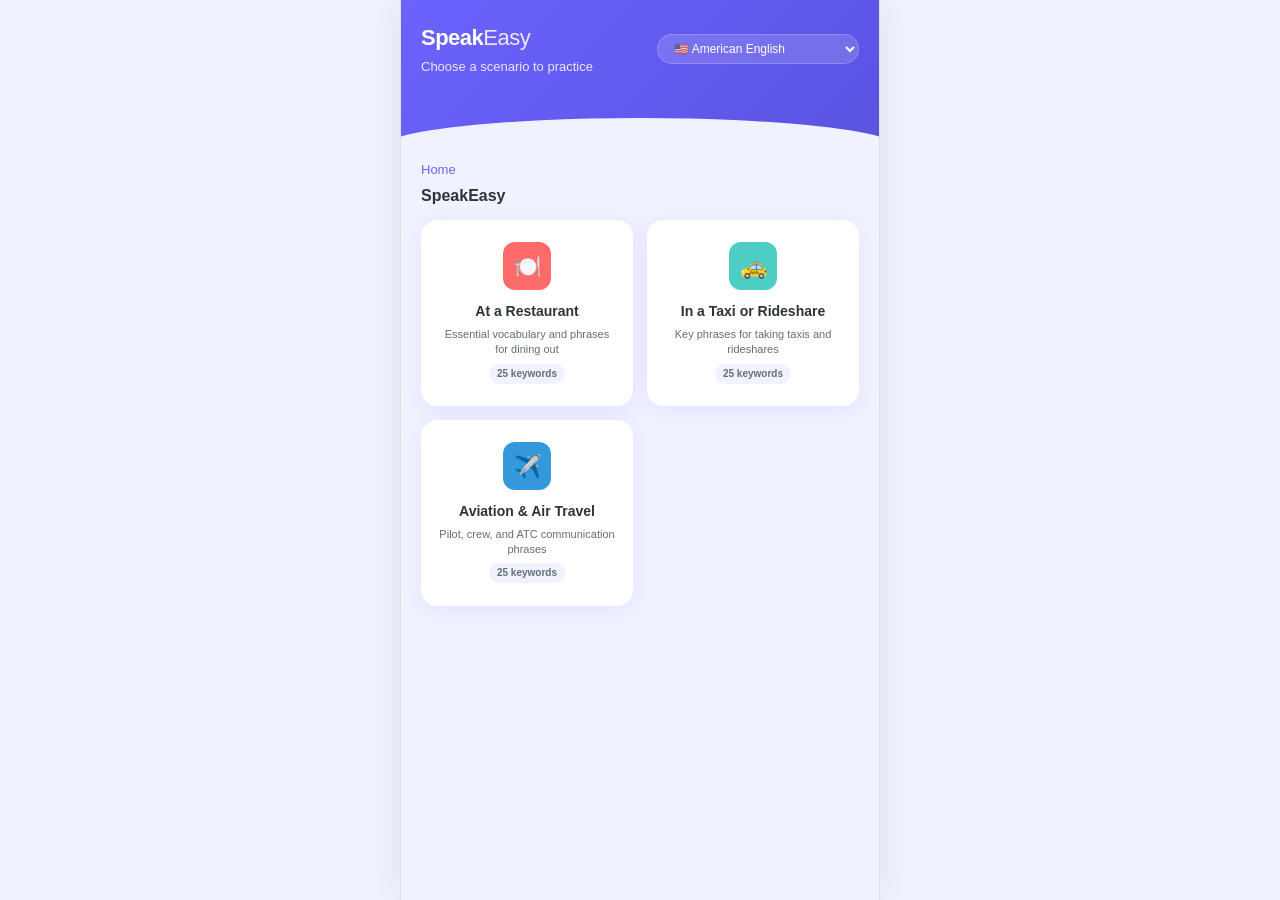
<file: speakeasy/index.html>
<!DOCTYPE html>
<html lang="en">
<head>
  <meta charset="UTF-8">
  <meta name="viewport" content="width=device-width, initial-scale=1.0, maximum-scale=1.0, user-scalable=no">
  <title>SpeakEasy — Practice English</title>
  <link rel="stylesheet" href="css/style.css">
</head>
<body>
  <div class="app-container">

    <!-- Header -->
    <header class="app-header">
      <div class="header-top">
        <div>
          <div class="logo">Speak<span>Easy</span></div>
          <div class="header-subtitle" id="headerSubtitle">Practice English in real-life scenarios</div>
        </div>
        <div class="header-controls">
          <select class="accent-selector" id="accentSelect"></select>
        </div>
      </div>
    </header>

    <!-- Breadcrumb -->
    <nav class="breadcrumb" id="breadcrumb"></nav>

    <!-- Toast -->
    <div class="toast" id="toast"></div>

    <!-- ===== SCREEN: Home ===== -->
    <section class="screen active" id="screen-home">
      <div class="content">
        <h2 class="section-title" id="headerTitle">SpeakEasy</h2>
        <div class="env-grid" id="envGrid">
          <div class="loading"><div class="spinner"></div><p>Loading environments...</p></div>
        </div>
      </div>
    </section>

    <!-- ===== SCREEN: Keywords ===== -->
    <section class="screen" id="screen-keywords">
      <div class="content">
        <button class="back-btn" onclick="App.navigate('home')">← Back to environments</button>
        <h2 class="section-title" id="keywordsTitle">Keywords</h2>
        <div class="env-description" id="envDescription"></div>
        <div class="keyword-list" id="keywordList">
          <div class="loading"><div class="spinner"></div><p>Loading keywords...</p></div>
        </div>
      </div>
    </section>

    <!-- ===== SCREEN: Statements ===== -->
    <section class="screen" id="screen-statements">
      <div class="content">
        <button class="back-btn" onclick="App.goBackToKeywords()">← Back to keywords</button>
        <h2 class="section-title" id="statementsTitle">Statements</h2>
        <p style="font-size:13px;color:var(--text-light);margin-bottom:12px">
          Practicing: <strong id="statementWord" style="color:var(--primary)"></strong>
        </p>
        <div class="statement-list" id="statementList">
          <div class="loading"><div class="spinner"></div><p>Loading statements...</p></div>
        </div>
      </div>
    </section>

    <!-- ===== SCREEN: Speaking ===== -->
    <section class="screen" id="screen-speaking">
      <div class="content">
        <button class="back-btn" onclick="App.goBackToStatements()">← Back to statements</button>
        <h2 class="section-title">Speaking Practice</h2>
        <div class="speaking-screen" id="speakingScreen">
          <div class="loading"><div class="spinner"></div><p>Loading...</p></div>
        </div>
      </div>
    </section>

  </div>

  <script src="js/audio-controller.js"></script>
  <script src="js/speech-engine.js"></script>
  <script src="js/app.js"></script>
  <script>
    // Populate accent selector from environments data
    document.addEventListener('DOMContentLoaded', function() {
      const sel = document.getElementById('accentSelect');
      const accents = [
        { id: 'american_ga', label: 'American English', flag: 'US' },
        { id: 'british_rp', label: 'British English (Standard)', flag: 'GB' },
        { id: 'british_estuary', label: 'British English (Everyday)', flag: 'GB' }
      ];
      sel.innerHTML = accents.map(a =>
        `<option value="${a.id}">${a.flag === 'US' ? '🇺🇸' : '🇬🇧'} ${a.label}</option>`
      ).join('');
    });

    // Back navigation helpers
    App.goBackToKeywords = function() {
      AppState.currentKeyword = null;
      AppState.currentStatement = null;
      App.navigate('keywords', { env: AppState.currentEnv, envData: AppState.currentEnvData });
    };
    App.goBackToStatements = function() {
      AppState.currentStatement = null;
      App.navigate('statements', { keyword: AppState.currentKeyword });
    };
  </script>
</body>
</html>
</file>
<file: speakeasy/css/style.css>
*, *::before, *::after { margin: 0; padding: 0; box-sizing: border-box; }

:root {
  --primary: #6C63FF;
  --primary-dark: #5A52E0;
  --primary-light: #8B85FF;
  --secondary: #FF6B6B;
  --accent: #4ECDC4;
  --bg: #F0F2FF;
  --bg-card: #FFFFFF;
  --text: #2D3436;
  --text-light: #636E72;
  --text-muted: #B2BEC3;
  --shadow: 0 4px 20px rgba(108, 99, 255, 0.1);
  --shadow-hover: 0 8px 30px rgba(108, 99, 255, 0.15);
  --radius: 16px;
  --radius-sm: 10px;
  --radius-xs: 6px;
  --transition: 0.3s cubic-bezier(0.4, 0, 0.2, 1);
  --beginner: #4ECB71;
  --intermediate: #FFC107;
  --advanced: #FF6B6B;
  --font: -apple-system, BlinkMacSystemFont, 'Segoe UI', Roboto, Oxygen, Ubuntu, sans-serif;
}

html { font-size: 16px; }
body {
  font-family: var(--font);
  background: var(--bg);
  color: var(--text);
  min-height: 100vh;
  line-height: 1.6;
  -webkit-font-smoothing: antialiased;
}

.app-container {
  max-width: 480px;
  margin: 0 auto;
  min-height: 100vh;
  background: var(--bg);
  position: relative;
}

/* Header */
.app-header {
  background: linear-gradient(135deg, var(--primary) 0%, var(--primary-dark) 100%);
  color: white;
  padding: 20px 20px 60px 20px;
  position: relative;
  overflow: hidden;
}
.app-header::after {
  content: '';
  position: absolute;
  bottom: -30px;
  left: -20px;
  right: -20px;
  height: 60px;
  background: var(--bg);
  border-radius: 50% 50% 0 0;
}
.header-top {
  display: flex;
  justify-content: space-between;
  align-items: center;
  margin-bottom: 10px;
}
.logo {
  font-size: 22px;
  font-weight: 800;
  letter-spacing: -0.5px;
}
.logo span { color: rgba(255,255,255,0.85); font-weight: 400; }
.header-subtitle { font-size: 13px; opacity: 0.85; margin-top: 2px; }

.header-controls {
  display: flex;
  align-items: center;
  gap: 10px;
}
.accent-selector {
  background: rgba(255,255,255,0.15);
  border: 1px solid rgba(255,255,255,0.2);
  color: white;
  padding: 6px 12px;
  border-radius: 20px;
  font-size: 12px;
  cursor: pointer;
  outline: none;
  font-family: var(--font);
}
.accent-selector option { color: var(--text); background: white; }

/* Breadcrumb */
.breadcrumb {
  padding: 12px 20px;
  display: flex;
  align-items: center;
  gap: 8px;
  font-size: 13px;
  color: var(--text-light);
  background: var(--bg);
}
.breadcrumb a {
  color: var(--primary);
  text-decoration: none;
  cursor: pointer;
  font-weight: 500;
}
.breadcrumb a:hover { text-decoration: underline; }
.breadcrumb .sep { color: var(--text-muted); font-size: 10px; }
.breadcrumb .current { color: var(--text); font-weight: 600; }

/* Screens */
.screen { display: none; animation: fadeIn 0.35s ease; }
.screen.active { display: block; }
@keyframes fadeIn { from { opacity: 0; transform: translateY(10px); } to { opacity: 1; transform: translateY(0); } }

.content { padding: 0 20px 80px 20px; margin-top: -30px; position: relative; z-index: 1; }

/* Environment Grid */
.env-grid {
  display: grid;
  grid-template-columns: 1fr 1fr;
  gap: 14px;
}
.env-card {
  background: var(--bg-card);
  border-radius: var(--radius);
  padding: 20px 16px;
  box-shadow: var(--shadow);
  cursor: pointer;
  transition: var(--transition);
  text-align: center;
  border: 2px solid transparent;
  position: relative;
  overflow: hidden;
}
.env-card:hover { transform: translateY(-2px); box-shadow: var(--shadow-hover); border-color: var(--primary-light); }
.env-card:active { transform: scale(0.97); }
.env-icon {
  width: 48px;
  height: 48px;
  border-radius: 12px;
  display: flex;
  align-items: center;
  justify-content: center;
  margin: 0 auto 10px;
  font-size: 22px;
  color: white;
}
.env-card h3 { font-size: 14px; margin-bottom: 4px; color: var(--text); }
.env-card p { font-size: 11px; color: var(--text-light); line-height: 1.4; }
.env-card .env-badge {
  display: inline-block;
  padding: 2px 8px;
  border-radius: 10px;
  font-size: 10px;
  font-weight: 600;
  margin-top: 6px;
  background: var(--bg);
  color: var(--text-light);
}

/* Section titles */
.section-title {
  font-size: 16px;
  font-weight: 700;
  color: var(--text);
  margin: 20px 0 12px;
  display: flex;
  align-items: center;
  gap: 8px;
}
.section-title .count {
  font-size: 12px;
  font-weight: 500;
  color: var(--text-light);
  background: var(--bg);
  padding: 2px 10px;
  border-radius: 12px;
}

/* Keyword List */
.keyword-list { display: flex; flex-direction: column; gap: 10px; }
.keyword-item {
  background: var(--bg-card);
  border-radius: var(--radius-sm);
  padding: 14px 16px;
  box-shadow: var(--shadow);
  cursor: pointer;
  transition: var(--transition);
  display: flex;
  align-items: center;
  gap: 14px;
  border: 2px solid transparent;
}
.keyword-item:hover { transform: translateX(4px); border-color: var(--primary-light); }
.keyword-item:active { transform: scale(0.99); }
.keyword-word {
  font-size: 16px;
  font-weight: 700;
  color: var(--primary);
  min-width: 80px;
}
.keyword-info { flex: 1; }
.keyword-pos { font-size: 11px; color: var(--text-muted); font-weight: 500; text-transform: uppercase; letter-spacing: 0.5px; }
.keyword-def { font-size: 13px; color: var(--text-light); margin-top: 2px; }
.keyword-tags { display: flex; gap: 4px; margin-top: 4px; flex-wrap: wrap; }
.tag {
  padding: 2px 8px;
  border-radius: 8px;
  font-size: 10px;
  font-weight: 500;
  background: var(--bg);
  color: var(--text-light);
}
.keyword-arrow {
  color: var(--text-muted);
  font-size: 18px;
  transition: var(--transition);
}
.keyword-item:hover .keyword-arrow { color: var(--primary); transform: translateX(4px); }

/* Statement Cards */
.statement-list { display: flex; flex-direction: column; gap: 16px; }
.statement-card {
  background: var(--bg-card);
  border-radius: var(--radius);
  padding: 18px;
  box-shadow: var(--shadow);
  transition: var(--transition);
}
.statement-text {
  font-size: 16px;
  line-height: 1.6;
  margin-bottom: 10px;
  color: var(--text);
}
.statement-text .keyword-highlight {
  font-weight: 700;
  color: var(--primary);
  text-decoration: underline;
  text-decoration-color: var(--primary-light);
  text-underline-offset: 3px;
}
.statement-meta {
  display: flex;
  align-items: center;
  gap: 8px;
  margin-bottom: 10px;
  flex-wrap: wrap;
}
.difficulty-badge {
  padding: 3px 10px;
  border-radius: 12px;
  font-size: 10px;
  font-weight: 700;
  text-transform: uppercase;
  letter-spacing: 0.5px;
}
.difficulty-badge.beginner { background: #E8F5E9; color: #2E7D32; }
.difficulty-badge.intermediate { background: #FFF8E1; color: #F57F17; }
.difficulty-badge.advanced { background: #FFEBEE; color: #C62828; }

.usg-note {
  font-size: 12px;
  color: var(--text-light);
  background: var(--bg);
  padding: 8px 12px;
  border-radius: var(--radius-xs);
  margin-bottom: 10px;
  border-left: 3px solid var(--primary-light);
}
.regional-note {
  font-size: 12px;
  color: #6A1B9A;
  background: #F3E5F5;
  padding: 8px 12px;
  border-radius: var(--radius-xs);
  margin-bottom: 10px;
}
.cultural-note {
  font-size: 12px;
  color: #1565C0;
  background: #E3F2FD;
  padding: 8px 12px;
  border-radius: var(--radius-xs);
  margin-bottom: 10px;
  cursor: pointer;
}
.cultural-note.collapsed .cultural-body { display: none; }
.cultural-note .cultural-label {
  font-weight: 600;
  display: flex;
  align-items: center;
  gap: 6px;
  cursor: pointer;
}

/* Audio Controls */
.audio-controls {
  display: flex;
  align-items: center;
  gap: 8px;
  flex-wrap: wrap;
  margin-top: 4px;
}
.audio-btn {
  width: 36px;
  height: 36px;
  border-radius: 50%;
  border: none;
  background: var(--bg);
  color: var(--text-light);
  cursor: pointer;
  display: flex;
  align-items: center;
  justify-content: center;
  font-size: 14px;
  transition: var(--transition);
}
.audio-btn:hover { background: var(--primary); color: white; }
.audio-btn:active { transform: scale(0.9); }
.audio-btn.playing { background: var(--primary); color: white; animation: pulse 1.5s infinite; }
@keyframes pulse { 0%, 100% { box-shadow: 0 0 0 0 rgba(108, 99, 255, 0.4); } 50% { box-shadow: 0 0 0 8px rgba(108, 99, 255, 0); } }
.audio-btn.active-accent { background: var(--accent); color: white; }

.speak-btn {
  padding: 6px 14px;
  border-radius: 20px;
  border: none;
  background: linear-gradient(135deg, var(--accent), #3DBEB6);
  color: white;
  font-size: 12px;
  font-weight: 600;
  cursor: pointer;
  transition: var(--transition);
  display: flex;
  align-items: center;
  gap: 6px;
  margin-left: auto;
}
.speak-btn:hover { transform: scale(1.05); box-shadow: 0 4px 15px rgba(78, 205, 196, 0.4); }

/* Speaking Practice */
.speaking-screen {
  background: var(--bg-card);
  border-radius: var(--radius);
  padding: 24px 20px;
  box-shadow: var(--shadow);
  text-align: center;
}
.speaking-target {
  font-size: 22px;
  font-weight: 700;
  color: var(--primary);
  margin-bottom: 20px;
  line-height: 1.5;
}
.speaking-progress {
  margin: 20px 0;
}
.speaking-progress .progress-bar {
  height: 6px;
  background: var(--bg);
  border-radius: 3px;
  overflow: hidden;
}
.speaking-progress .progress-fill {
  height: 100%;
  background: linear-gradient(90deg, var(--primary), var(--accent));
  border-radius: 3px;
  transition: width 0.5s ease;
}
.speaking-recording-indicator {
  display: none;
  align-items: center;
  justify-content: center;
  gap: 10px;
  margin: 20px 0;
  font-size: 14px;
  color: var(--secondary);
}
.speaking-recording-indicator.active { display: flex; }
.recording-dot {
  width: 12px;
  height: 12px;
  border-radius: 50%;
  background: var(--secondary);
  animation: blink 1s infinite;
}
@keyframes blink { 0%, 100% { opacity: 1; } 50% { opacity: 0.3; } }
.speaking-big-btn {
  width: 80px;
  height: 80px;
  border-radius: 50%;
  border: none;
  cursor: pointer;
  font-size: 28px;
  transition: var(--transition);
  margin: 10px auto;
  display: flex;
  align-items: center;
  justify-content: center;
}
.speaking-big-btn.record {
  background: linear-gradient(135deg, var(--secondary), #E55555);
  color: white;
  box-shadow: 0 8px 25px rgba(255, 107, 107, 0.4);
}
.speaking-big-btn.record:hover { transform: scale(1.1); }
.speaking-big-btn.record:active { transform: scale(0.95); }
.speaking-big-btn.record.recording { animation: pulse-red 1.5s infinite; }
@keyframes pulse-red { 0%, 100% { box-shadow: 0 0 0 0 rgba(255, 107, 107, 0.5); } 50% { box-shadow: 0 0 0 20px rgba(255, 107, 107, 0); } }

.speaking-big-btn.stop {
  background: var(--text);
  color: white;
}

.speaking-result {
  margin-top: 24px;
  padding: 16px;
  border-radius: var(--radius-sm);
  background: var(--bg);
  display: none;
}
.speaking-result.visible { display: block; }
.speaking-result .result-score {
  font-size: 36px;
  font-weight: 800;
  color: var(--primary);
}
.speaking-result .result-label { font-size: 13px; color: var(--text-light); margin-top: 4px; }
.speaking-result .result-detail { font-size: 14px; color: var(--text); margin-top: 8px; }
.speaking-result .heard-text {
  font-size: 15px;
  font-weight: 600;
  color: var(--text);
  padding: 8px;
  background: white;
  border-radius: var(--radius-xs);
  margin-top: 8px;
}
.word-result {
  display: inline-block;
  padding: 2px 4px;
  margin: 1px;
  border-radius: 3px;
  font-size: 14px;
}
.word-result.correct { background: #E8F5E9; color: #2E7D32; }
.word-result.incorrect { background: #FFEBEE; color: #C62828; text-decoration: line-through; }

.speaking-actions {
  display: flex;
  gap: 10px;
  justify-content: center;
  margin-top: 16px;
}
.speaking-actions button {
  padding: 10px 20px;
  border-radius: var(--radius-sm);
  border: none;
  font-weight: 600;
  cursor: pointer;
  font-size: 13px;
  transition: var(--transition);
}
.speaking-actions .btn-try-again { background: var(--bg); color: var(--text); }
.speaking-actions .btn-try-again:hover { background: #ddd; }
.speaking-actions .btn-next { background: var(--primary); color: white; }
.speaking-actions .btn-next:hover { background: var(--primary-dark); }
.speaking-actions .btn-back { background: var(--bg-card); color: var(--text-light); border: 1px solid #ddd; }
.speaking-actions .btn-back:hover { background: var(--bg); }

/* IPA Transcription */
.ipa-display {
  font-size: 14px;
  color: var(--text-light);
  font-family: 'Courier New', monospace;
  padding: 4px 10px;
  background: var(--bg);
  border-radius: var(--radius-xs);
  display: inline-block;
  margin-bottom: 8px;
}

/* Back Button */
.back-btn {
  display: inline-flex;
  align-items: center;
  gap: 6px;
  color: var(--primary);
  font-size: 13px;
  font-weight: 600;
  cursor: pointer;
  padding: 6px 0;
  margin-bottom: 12px;
  background: none;
  border: none;
  font-family: var(--font);
  transition: var(--transition);
}
.back-btn:hover { color: var(--primary-dark); }

/* Environment description */
.env-description {
  font-size: 13px;
  color: var(--text-light);
  margin-bottom: 16px;
  line-height: 1.5;
}
.env-description .regional-diff {
  font-size: 12px;
  margin-top: 8px;
  padding: 10px;
  background: var(--bg-card);
  border-radius: var(--radius-xs);
  box-shadow: 0 1px 4px rgba(0,0,0,0.04);
}
.env-description .regional-diff h4 { font-size: 11px; color: var(--text-muted); text-transform: uppercase; margin-bottom: 4px; }
.env-description .regional-diff .diff-item { font-size: 12px; padding: 2px 0; }
.env-description .regional-diff .diff-item strong { color: var(--text); }

/* Empty state */
.empty-state {
  text-align: center;
  padding: 40px 20px;
  color: var(--text-light);
}
.empty-state .empty-icon { font-size: 40px; margin-bottom: 10px; opacity: 0.5; }

/* Loading */
.loading {
  text-align: center;
  padding: 40px;
  color: var(--text-light);
}
.spinner {
  width: 32px;
  height: 32px;
  border: 3px solid var(--bg);
  border-top-color: var(--primary);
  border-radius: 50%;
  animation: spin 0.7s linear infinite;
  margin: 0 auto 10px;
}
@keyframes spin { to { transform: rotate(360deg); } }

/* Toast notifications */
.toast {
  position: fixed;
  bottom: 20px;
  left: 50%;
  transform: translateX(-50%) translateY(100px);
  background: var(--text);
  color: white;
  padding: 12px 24px;
  border-radius: var(--radius-sm);
  font-size: 13px;
  font-weight: 500;
  opacity: 0;
  transition: var(--transition);
  z-index: 100;
  max-width: 400px;
  text-align: center;
}
.toast.visible { opacity: 1; transform: translateX(-50%) translateY(0); }

/* Responsive adjustments */
@media (min-width: 768px) {
  .app-container { border-left: 1px solid #e0e0e0; border-right: 1px solid #e0e0e0; box-shadow: 0 0 40px rgba(0,0,0,0.08); }
  .env-grid { grid-template-columns: 1fr 1fr; }
}
@media (max-width: 400px) {
  .env-grid { grid-template-columns: 1fr; }
  .header-top { flex-direction: column; align-items: flex-start; gap: 8px; }
  .header-controls { width: 100%; }
  .accent-selector { width: 100%; }
}

/* Scrollbar styling */
::-webkit-scrollbar { width: 6px; }
::-webkit-scrollbar-track { background: transparent; }
::-webkit-scrollbar-thumb { background: #ddd; border-radius: 3px; }
::-webkit-scrollbar-thumb:hover { background: #bbb; }

/* Helper classes */
.text-center { text-align: center; }
.mt-8 { margin-top: 8px; }
.mt-16 { margin-top: 16px; }
.gap-8 { gap: 8px; }
.flex { display: flex; }
.flex-center { display: flex; align-items: center; justify-content: center; }
</file>
